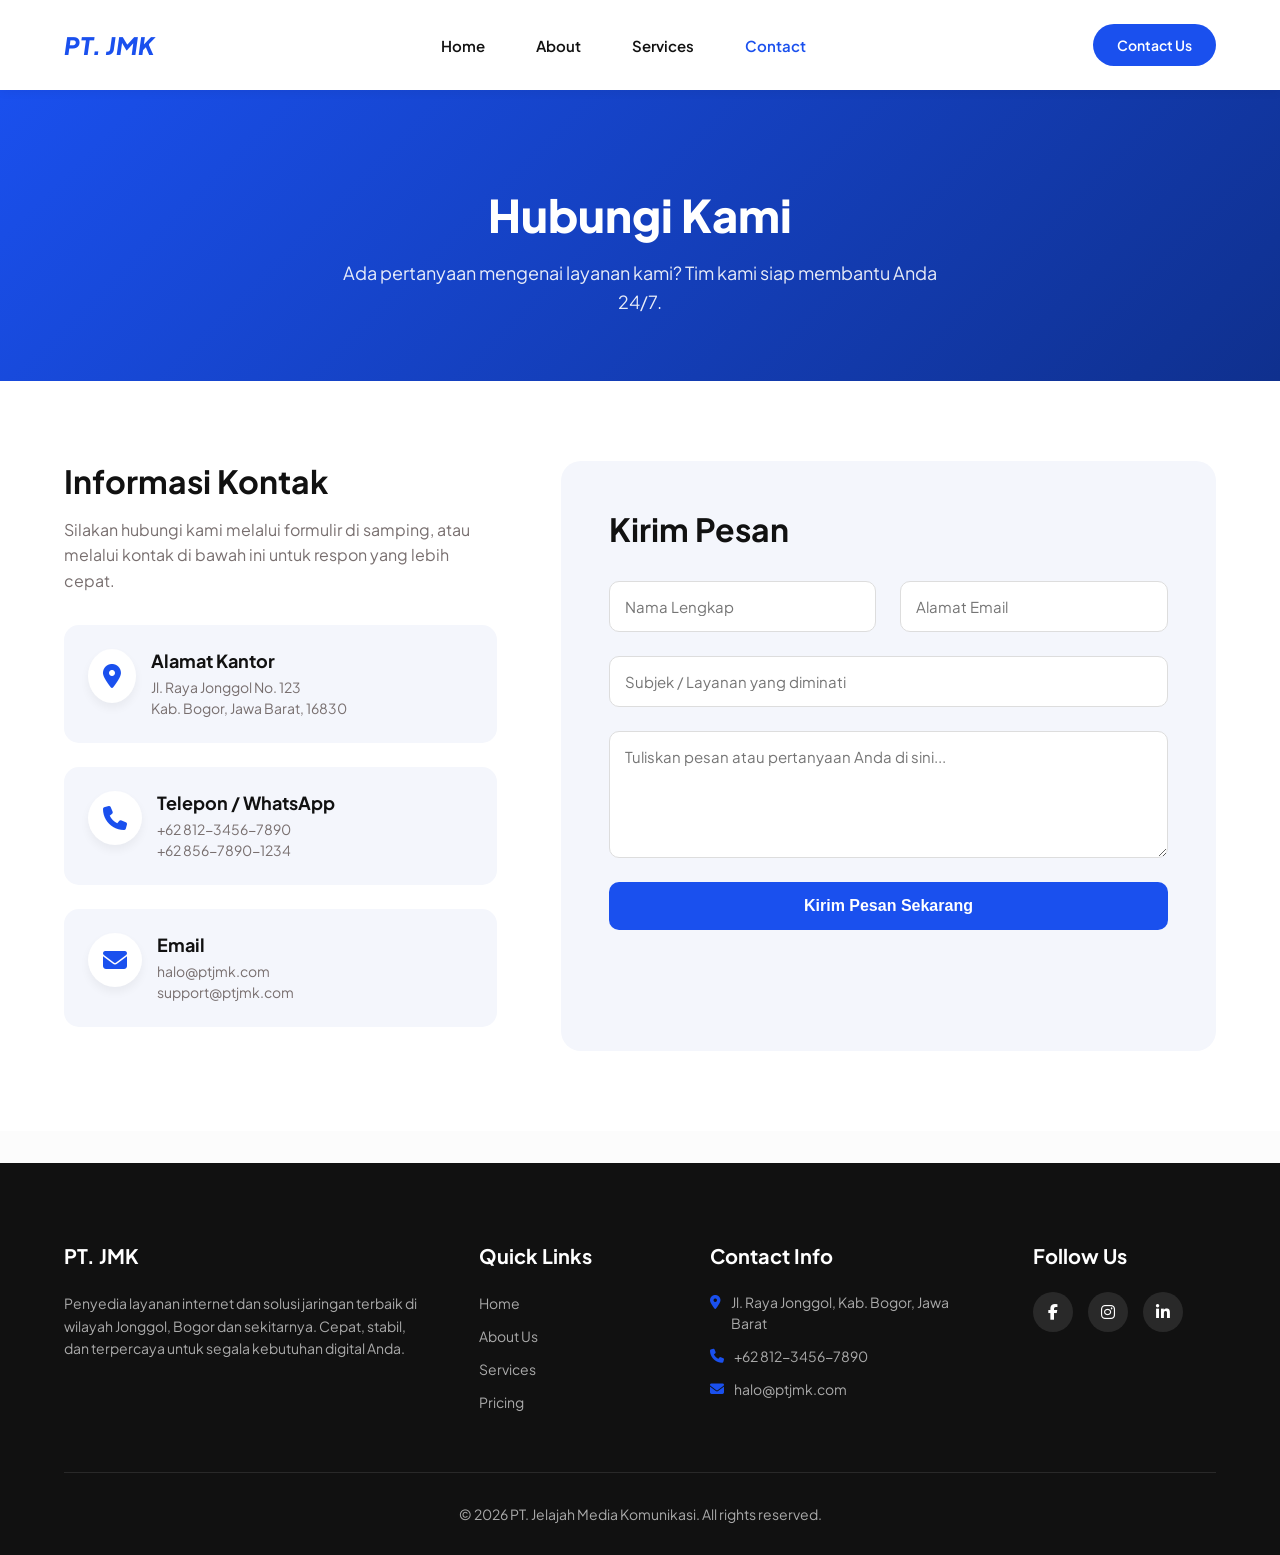
<file: contact.html>
<!DOCTYPE html>
<html lang="id">
<head>
    <meta charset="UTF-8">
    <meta name="viewport" content="width=device-width, initial-scale=1.0">
    <title>Hubungi Kami - PT. JMK</title>
    <link rel="stylesheet" href="style.css">
    <link rel="stylesheet" href="https://cdnjs.cloudflare.com/ajax/libs/font-awesome/6.4.0/css/all.min.css">
    <link rel="preconnect" href="https://fonts.googleapis.com">
    <link rel="preconnect" href="https://fonts.gstatic.com" crossorigin>
    <link href="https://fonts.googleapis.com/css2?family=Plus+Jakarta+Sans:ital,wght@0,300..800;1,300..800&display=swap" rel="stylesheet">
</head>
<body>
    <!-- Navbar -->
    <nav>
        <div class="logo">
            <h1>PT. JMK</h1>
        </div>
        <div class="menu">
            <a href="index.html">Home</a>
            <a href="index.html#about">About</a>
            <a href="services.html">Services</a>
            <a href="contact.html" class="active">Contact</a>
        </div>
        <div class="button-kontak">
            <a href="contact.html">Contact Us</a>
        </div>
    </nav>

    <!-- Page Header -->
    <div class="page-header">
        <h1>Hubungi Kami</h1>
        <p>Ada pertanyaan mengenai layanan kami? Tim kami siap membantu Anda 24/7.</p>
    </div>

    <!-- Contact Section -->
    <section id="contact-page">
        <div class="contact-container">
            <!-- Info Kontak -->
            <div class="contact-info-wrapper">
                <h2>Informasi Kontak</h2>
                <p>Silakan hubungi kami melalui formulir di samping, atau melalui kontak di bawah ini untuk respon yang lebih cepat.</p>
                
                <div class="info-box">
                    <i class="fa-solid fa-location-dot"></i>
                    <div>
                        <h4>Alamat Kantor</h4>
                        <p>Jl. Raya Jonggol No. 123<br>Kab. Bogor, Jawa Barat, 16830</p>
                    </div>
                </div>
                
                <div class="info-box">
                    <i class="fa-solid fa-phone"></i>
                    <div>
                        <h4>Telepon / WhatsApp</h4>
                        <p>+62 812-3456-7890<br>+62 856-7890-1234</p>
                    </div>
                </div>
                
                <div class="info-box">
                    <i class="fa-solid fa-envelope"></i>
                    <div>
                        <h4>Email</h4>
                        <p>halo@ptjmk.com<br>support@ptjmk.com</p>
                    </div>
                </div>
            </div>

            <!-- Formulir Kontak -->
            <div class="contact-form-wrapper">
                <h2>Kirim Pesan</h2>
                <form action="#" method="POST">
                    <div class="input-group">
                        <input type="text" placeholder="Nama Lengkap" required>
                        <input type="email" placeholder="Alamat Email" required>
                    </div>
                    <input type="text" placeholder="Subjek / Layanan yang diminati" required>
                    <textarea rows="5" placeholder="Tuliskan pesan atau pertanyaan Anda di sini..." required></textarea>
                    <button type="submit" class="btn-submit">Kirim Pesan Sekarang</button>
                </form>
            </div>
        </div>
    </section>

    <!-- Footer Baru -->
    <footer class="footer">
        <div class="footer-container">
            <div class="footer-col">
                <h3>PT. JMK</h3>
                <p>Penyedia layanan internet dan solusi jaringan terbaik di wilayah Jonggol, Bogor dan sekitarnya. Cepat, stabil, dan terpercaya untuk segala kebutuhan digital Anda.</p>
            </div>
            <div class="footer-col">
                <h3>Quick Links</h3>
                <ul>
                    <li><a href="index.html">Home</a></li>
                    <li><a href="index.html#about">About Us</a></li>
                    <li><a href="services.html">Services</a></li>
                    <li><a href="index.html#pricing">Pricing</a></li>
                </ul>
            </div>
            <div class="footer-col">
                <h3>Contact Info</h3>
                <ul class="contact-list">
                    <li><i class="fa-solid fa-location-dot"></i> Jl. Raya Jonggol, Kab. Bogor, Jawa Barat</li>
                    <li><i class="fa-solid fa-phone"></i> +62 812-3456-7890</li>
                    <li><i class="fa-solid fa-envelope"></i> halo@ptjmk.com</li>
                </ul>
            </div>
            <div class="footer-col">
                <h3>Follow Us</h3>
                <div class="social-links">
                    <a href="#"><i class="fa-brands fa-facebook-f"></i></a>
                    <a href="#"><i class="fa-brands fa-instagram"></i></a>
                    <a href="#"><i class="fa-brands fa-linkedin-in"></i></a>
                </div>
            </div>
        </div>
        <div class="footer-bottom">
            <p>&copy; 2026 PT. Jelajah Media Komunikasi. All rights reserved.</p>
        </div>
    </footer>
</body>
</html>
</file>
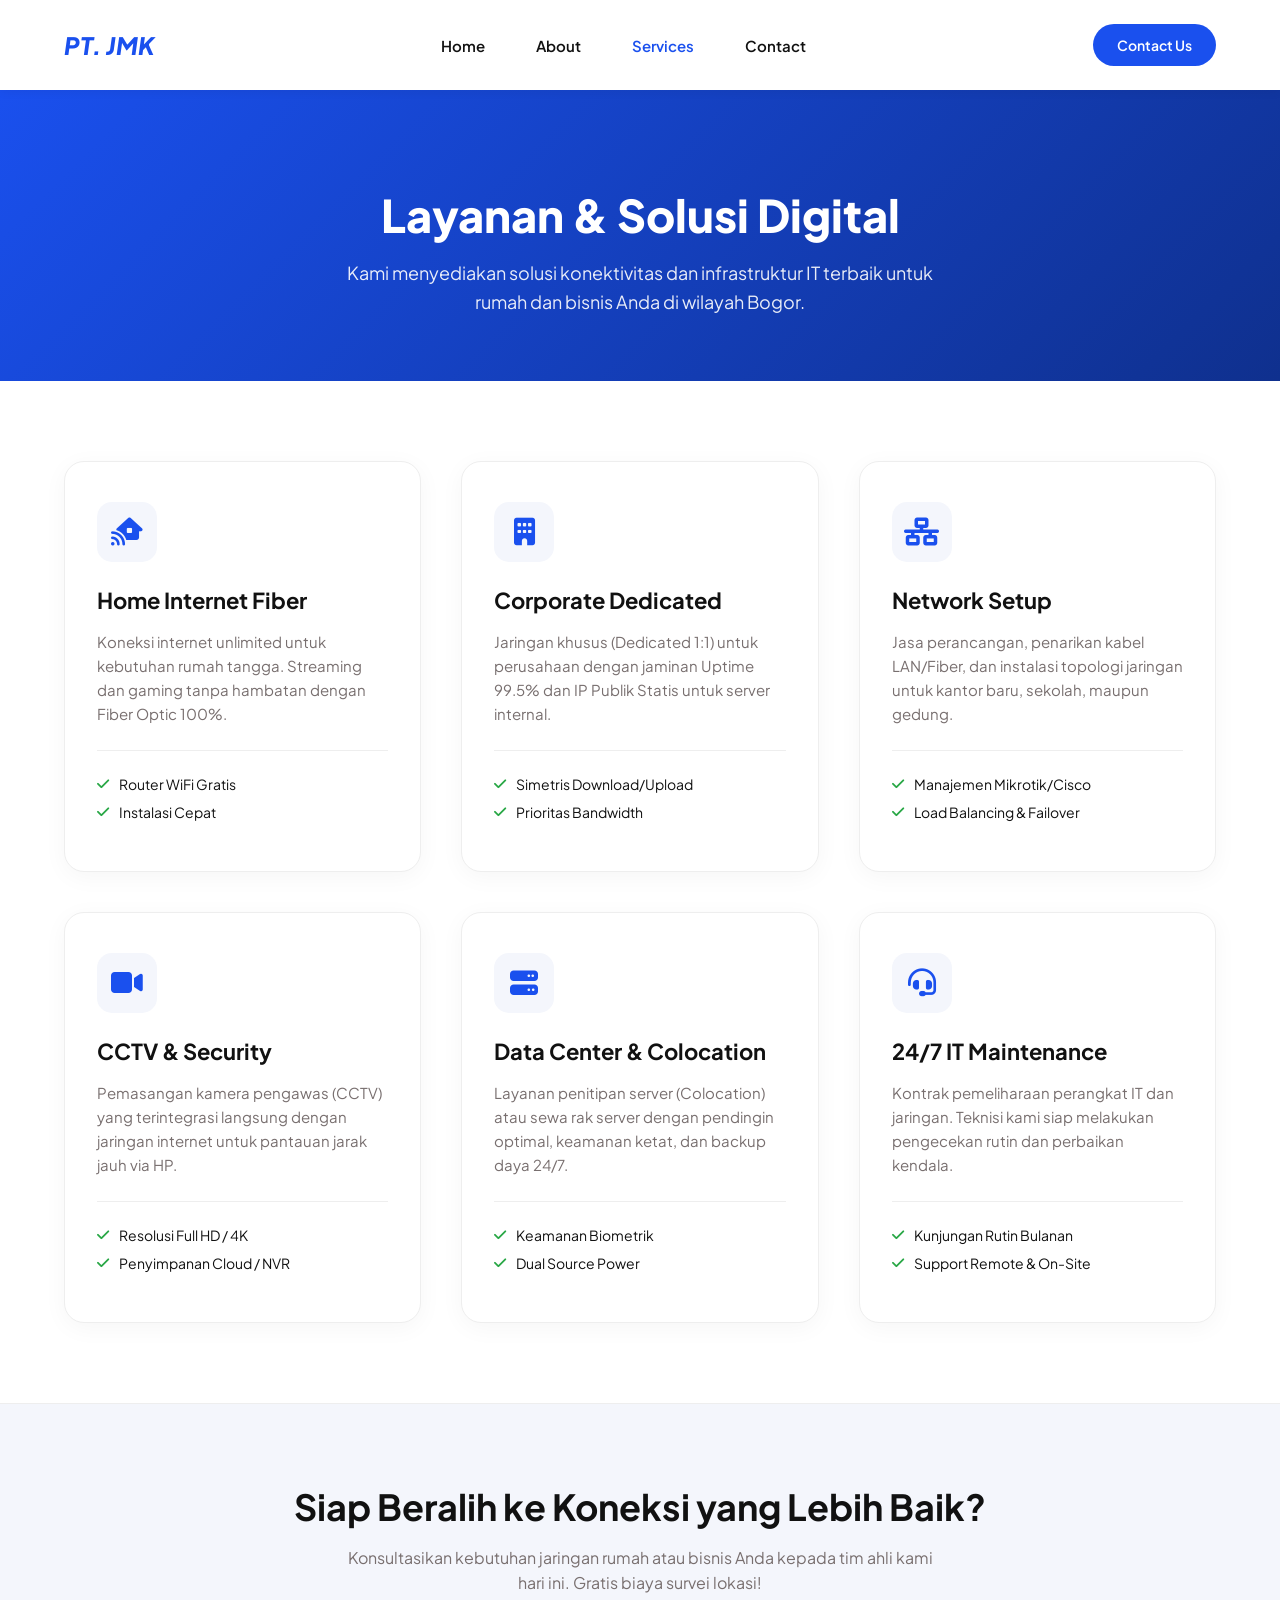
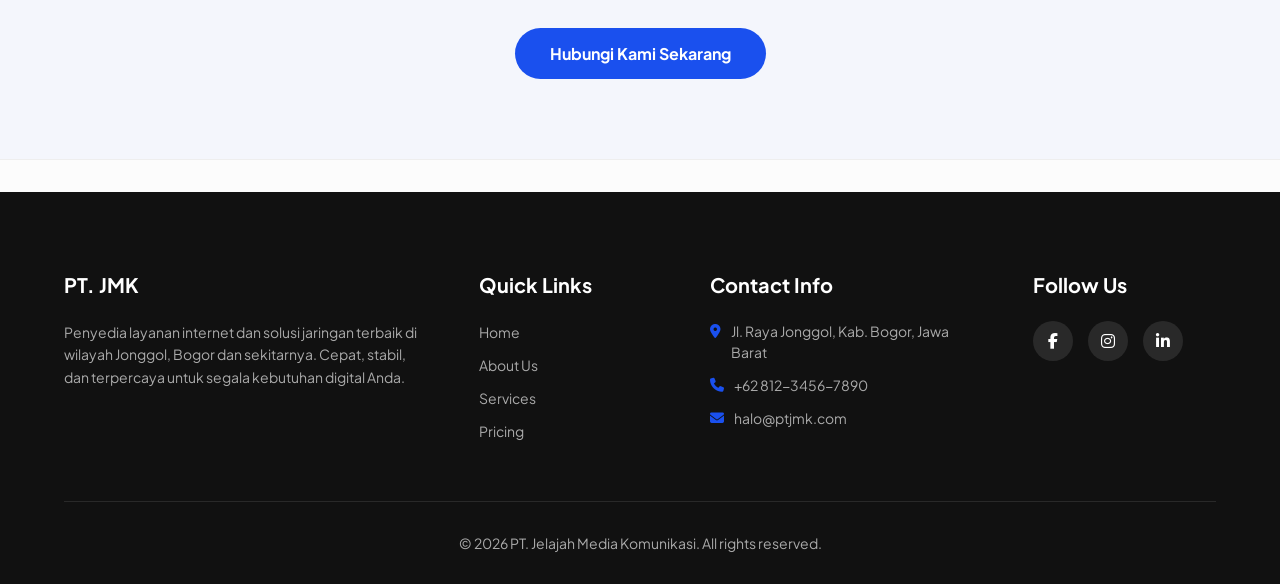
<file: services.html>
<!DOCTYPE html>
<html lang="id">
<head>
    <meta charset="UTF-8">
    <meta name="viewport" content="width=device-width, initial-scale=1.0">
    <title>Layanan Kami - PT. JMK</title>
    <link rel="stylesheet" href="style.css">
    <link rel="stylesheet" href="https://cdnjs.cloudflare.com/ajax/libs/font-awesome/6.4.0/css/all.min.css">
    <link rel="preconnect" href="https://fonts.googleapis.com">
    <link rel="preconnect" href="https://fonts.gstatic.com" crossorigin>
    <link href="https://fonts.googleapis.com/css2?family=Plus+Jakarta+Sans:ital,wght@0,300..800;1,300..800&display=swap" rel="stylesheet">
</head>
<body>
    <!-- Navbar -->
    <nav>
        <div class="logo">
            <h1>PT. JMK</h1>
        </div>
        <div class="menu">
            <a href="index.html">Home</a>
            <a href="index.html#about">About</a>
            <a href="services.html" class="active">Services</a>
            <a href="contact.html">Contact</a>
        </div>
        <div class="button-kontak">
            <a href="contact.html">Contact Us</a>
        </div>
    </nav>

    <!-- Page Header -->
    <div class="page-header">
        <h1>Layanan & Solusi Digital</h1>
        <p>Kami menyediakan solusi konektivitas dan infrastruktur IT terbaik untuk rumah dan bisnis Anda di wilayah Bogor.</p>
    </div>

    <!-- All Services Section -->
    <section id="all-services">
        <div class="services-detail-grid">
            <div class="service-card-detail">
                <div class="icon-wrapper"><i class="fa-solid fa-house-signal"></i></div>
                <h3>Home Internet Fiber</h3>
                <p>Koneksi internet unlimited untuk kebutuhan rumah tangga. Streaming dan gaming tanpa hambatan dengan Fiber Optic 100%.</p>
                <ul class="service-features">
                    <li><i class="fa-solid fa-check"></i> Router WiFi Gratis</li>
                    <li><i class="fa-solid fa-check"></i> Instalasi Cepat</li>
                </ul>
            </div>
            <div class="service-card-detail">
                <div class="icon-wrapper"><i class="fa-solid fa-building"></i></div>
                <h3>Corporate Dedicated</h3>
                <p>Jaringan khusus (Dedicated 1:1) untuk perusahaan dengan jaminan Uptime 99.5% dan IP Publik Statis untuk server internal.</p>
                <ul class="service-features">
                    <li><i class="fa-solid fa-check"></i> Simetris Download/Upload</li>
                    <li><i class="fa-solid fa-check"></i> Prioritas Bandwidth</li>
                </ul>
            </div>
            <div class="service-card-detail">
                <div class="icon-wrapper"><i class="fa-solid fa-network-wired"></i></div>
                <h3>Network Setup</h3>
                <p>Jasa perancangan, penarikan kabel LAN/Fiber, dan instalasi topologi jaringan untuk kantor baru, sekolah, maupun gedung.</p>
                <ul class="service-features">
                    <li><i class="fa-solid fa-check"></i> Manajemen Mikrotik/Cisco</li>
                    <li><i class="fa-solid fa-check"></i> Load Balancing & Failover</li>
                </ul>
            </div>
            <div class="service-card-detail">
                <div class="icon-wrapper"><i class="fa-solid fa-video"></i></div>
                <h3>CCTV & Security</h3>
                <p>Pemasangan kamera pengawas (CCTV) yang terintegrasi langsung dengan jaringan internet untuk pantauan jarak jauh via HP.</p>
                <ul class="service-features">
                    <li><i class="fa-solid fa-check"></i> Resolusi Full HD / 4K</li>
                    <li><i class="fa-solid fa-check"></i> Penyimpanan Cloud / NVR</li>
                </ul>
            </div>
            <div class="service-card-detail">
                <div class="icon-wrapper"><i class="fa-solid fa-server"></i></div>
                <h3>Data Center & Colocation</h3>
                <p>Layanan penitipan server (Colocation) atau sewa rak server dengan pendingin optimal, keamanan ketat, dan backup daya 24/7.</p>
                <ul class="service-features">
                    <li><i class="fa-solid fa-check"></i> Keamanan Biometrik</li>
                    <li><i class="fa-solid fa-check"></i> Dual Source Power</li>
                </ul>
            </div>
            <div class="service-card-detail">
                <div class="icon-wrapper"><i class="fa-solid fa-headset"></i></div>
                <h3>24/7 IT Maintenance</h3>
                <p>Kontrak pemeliharaan perangkat IT dan jaringan. Teknisi kami siap melakukan pengecekan rutin dan perbaikan kendala.</p>
                <ul class="service-features">
                    <li><i class="fa-solid fa-check"></i> Kunjungan Rutin Bulanan</li>
                    <li><i class="fa-solid fa-check"></i> Support Remote & On-Site</li>
                </ul>
            </div>
        </div>
    </section>

    <!-- Call to Action -->
    <section class="cta-section">
        <h2>Siap Beralih ke Koneksi yang Lebih Baik?</h2>
        <p>Konsultasikan kebutuhan jaringan rumah atau bisnis Anda kepada tim ahli kami hari ini. Gratis biaya survei lokasi!</p>
        <a href="contact.html" class="btn-cta">Hubungi Kami Sekarang</a>
    </section>

    <!-- Footer Baru -->
    <footer class="footer">
        <div class="footer-container">
            <div class="footer-col">
                <h3>PT. JMK</h3>
                <p>Penyedia layanan internet dan solusi jaringan terbaik di wilayah Jonggol, Bogor dan sekitarnya. Cepat, stabil, dan terpercaya untuk segala kebutuhan digital Anda.</p>
            </div>
            <div class="footer-col">
                <h3>Quick Links</h3>
                <ul>
                    <li><a href="index.html">Home</a></li>
                    <li><a href="index.html#about">About Us</a></li>
                    <li><a href="services.html">Services</a></li>
                    <li><a href="index.html#pricing">Pricing</a></li>
                </ul>
            </div>
            <div class="footer-col">
                <h3>Contact Info</h3>
                <ul class="contact-list">
                    <li><i class="fa-solid fa-location-dot"></i> Jl. Raya Jonggol, Kab. Bogor, Jawa Barat</li>
                    <li><i class="fa-solid fa-phone"></i> +62 812-3456-7890</li>
                    <li><i class="fa-solid fa-envelope"></i> halo@ptjmk.com</li>
                </ul>
            </div>
            <div class="footer-col">
                <h3>Follow Us</h3>
                <div class="social-links">
                    <a href="#"><i class="fa-brands fa-facebook-f"></i></a>
                    <a href="#"><i class="fa-brands fa-instagram"></i></a>
                    <a href="#"><i class="fa-brands fa-linkedin-in"></i></a>
                </div>
            </div>
        </div>
        <div class="footer-bottom">
            <p>&copy; 2026 PT. Jelajah Media Komunikasi. All rights reserved.</p>
        </div>
    </footer>
</body>
</html>
</file>
<file: style.css>
/* =========================================
   GLOBAL CSS & VARIABLES
   ========================================= */
   * {
    box-sizing: border-box;
    margin: 0;
    padding: 0;
}

:root {
    --primary-color: #1a50ee;
    --primary-hover: #123bb5;
    --text-dark: #111;
    --text-gray: #786f6f;
    --bg-light: #f4f6fc;
}

body {
    font-family: "Plus Jakarta Sans", sans-serif;
    color: #333;
    background-color: #fcfcfc;
    overflow-x: hidden;
}

html { scroll-behavior: smooth; }
.text-center { text-align: center; }
.mt-3 { margin-top: 2rem; }

/* =========================================
   NAVBAR
   ========================================= */
nav {
    display: flex;
    justify-content: space-between;
    align-items: center;
    padding: 1.5rem 5%;
    background-color: #fff;
    box-shadow: 0 2px 10px rgba(0,0,0,0.05);
    position: sticky;
    top: 0;
    z-index: 1000;
}

.logo h1 {
    color: var(--primary-color);
    font-weight: 800;
    font-size: 24px;
    font-style: italic;
}

.menu a {
    text-decoration: none;
    color: var(--text-dark);
    margin: 0 1.5rem;
    font-weight: 600;
    font-size: 15px;
    transition: 0.3s ease;
}

.menu a:hover, .menu a.active {
    color: var(--primary-color);
}

.button-kontak a {
    text-decoration: none;
    padding: 12px 24px;
    background: var(--primary-color);
    color: white;
    border-radius: 30px;
    font-weight: 600;
    font-size: 14px;
    transition: 0.3s;
    display: inline-block;
}

.button-kontak a:hover {
    background: var(--primary-hover);
    transform: translateY(-3px);
    box-shadow: 0 4px 10px rgba(26, 80, 238, 0.3);
}

/* =========================================
   HERO SECTION
   ========================================= */
#hero {
    display: flex;
    align-items: center;
    justify-content: space-between;
    padding: 4rem 5%;
    min-height: 80vh;
    background-color: #fff;
}

.hero-kiri { width: 50%; }

.halo p {
    color: var(--text-gray);
    font-size: 16px;
    font-weight: 600;
    display: flex;
    align-items: center;
    gap: 8px;
    margin-bottom: 10px;
}

.halo p span { color: var(--primary-color); font-weight: 800; letter-spacing: -3px; }

.hero-kiri h1 {
    font-size: 55px;
    line-height: 1.2;
    margin-bottom: 1.5rem;
    color: var(--text-dark);
    font-weight: 800;
}

.hero-kiri h1 span { color: var(--primary-color); }
.hero-kiri p { color: var(--text-gray); font-size: 16px; line-height: 1.6; margin-bottom: 2rem; max-width: 90%; }

.tombol { display: flex; align-items: center; gap: 1rem; margin-bottom: 2rem; }
.tombol a { padding: 14px 28px; text-decoration: none; border-radius: 30px; font-weight: 600; transition: 0.3s; display: inline-block; }

.button .about-btn { background: var(--primary-color); color: white; border: 2px solid var(--primary-color); }
.button .about-btn:hover { background: var(--primary-hover); border-color: var(--primary-hover); transform: translateY(-3px); box-shadow: 0 5px 15px rgba(26, 80, 238, 0.3); }

.button1 .contact-btn { border: 2px solid #e1dede; color: var(--text-dark); background-color: transparent; }
.button1 .contact-btn:hover { border-color: var(--text-dark); transform: translateY(-3px); }

.social-section p { color: var(--text-gray); font-size: 14px; font-weight: 600; margin-bottom: 10px; }
.social-icons { display: flex; gap: 15px; }
.social-icons a {
    width: 45px; height: 45px; background-color: var(--bg-light); color: var(--text-dark);
    border-radius: 50%; display: flex; justify-content: center; align-items: center;
    text-decoration: none; font-size: 18px; transition: 0.3s ease;
}
.social-icons a:hover { background-color: var(--primary-color); color: #ffffff; transform: translateY(-5px); }

.hero-kanan { width: 45%; display: flex; justify-content: center; }
.hero-kanan img { width: 100%; max-width: 500px; border-radius: 20px; box-shadow: 0 20px 40px rgba(0,0,0,0.1); }

/* =========================================
   SCROLLING MARQUEE
   ========================================= */
#scrolling { background-color: var(--text-dark); padding: 20px 0; overflow: hidden; }
.scroll-content { display: flex; width: max-content; animation: infiniteScroll 20s linear infinite; }
.item { font-size: 24px; font-weight: 700; color: white; margin: 0 40px; white-space: nowrap; }

@keyframes infiniteScroll {
    0% { transform: translateX(0); }
    100% { transform: translateX(-50%); }
}

/* =========================================
   ABOUT SECTION (UPDATED)
   ========================================= */
#about {
    display: flex;
    align-items: center;
    justify-content: space-between;
    padding: 6rem 5%;
    background-color: var(--bg-light);
}

.about-kiri { width: 45%; position: relative; }
.about-kanan { width: 50%; }

.about-image-wrapper { position: relative; display: inline-block; }
.about-image-wrapper img {
    width: 100%; max-width: 450px; border-radius: 20px; box-shadow: 0 10px 30px rgba(0,0,0,0.1);
}

.experience-badge {
    position: absolute;
    bottom: -20px; right: -20px;
    background: var(--primary-color);
    color: white; padding: 20px;
    border-radius: 15px; text-align: center;
    box-shadow: 0 10px 20px rgba(26, 80, 238, 0.3);
}
.experience-badge h3 { font-size: 30px; margin-bottom: 5px; }
.experience-badge p { font-size: 12px; font-weight: 600; margin: 0; }

.about-kanan h1 { font-size: 45px; line-height: 1.2; margin-bottom: 1.5rem; }
.about-kanan h1 span { color: var(--primary-color); }
.about-kanan p { color: var(--text-gray); line-height: 1.8; margin-bottom: 1.5rem; }

.about-features {
    display: flex; flex-direction: column; gap: 15px; margin-bottom: 20px;
}
.feature { display: flex; align-items: center; gap: 10px; }
.feature i { color: var(--primary-color); font-size: 20px; }
.feature span { font-weight: 600; color: var(--text-dark); }

/* =========================================
   PRICING SECTION
   ========================================= */
#pricing { padding: 6rem 5%; background-color: #fff; }
#pricing h2.text-center { font-size: 40px; margin-bottom: 3rem; }

.pricing-grid {
    display: grid; grid-template-columns: repeat(4, 1fr); gap: 20px;
}

.pricing-card {
    background: var(--bg-light); padding: 2.5rem 1.5rem; border-radius: 20px;
    text-align: center; box-shadow: 0 5px 20px rgba(0,0,0,0.05);
    position: relative; transition: 0.3s;
}

.pricing-card:hover { transform: translateY(-10px); box-shadow: 0 15px 40px rgba(0,0,0,0.1); }
.pricing-card h3 { color: var(--text-gray); font-size: 18px; margin-bottom: 10px; }
.pricing-card h2 { font-size: 45px; color: var(--primary-color); margin-bottom: 10px; }
.pricing-card h2 span { font-size: 20px; color: var(--text-dark); }
.pricing-card .price { font-size: 20px; font-weight: 700; margin-bottom: 2rem; }
.pricing-card .price span { font-size: 14px; font-weight: 400; color: var(--text-gray); }

.pricing-card ul { list-style: none; text-align: left; margin-bottom: 2.5rem; }
.pricing-card ul li { margin-bottom: 12px; color: var(--text-dark); font-size: 14px; }
.pricing-card ul li i { color: var(--primary-color); margin-right: 10px; }

.btn-buy {
    display: block; padding: 12px; background: transparent; border: 2px solid var(--primary-color);
    color: var(--primary-color); text-decoration: none; border-radius: 30px; font-weight: 600; transition: 0.3s;
}

.pricing-card:hover .btn-buy, .btn-buy:hover, .pricing-card.popular .btn-buy {
    background: var(--primary-color); color: white;
}

.pricing-card.popular { border: 2px solid var(--primary-color); transform: scale(1.05); background: white; }
.pricing-card.popular:hover { transform: scale(1.05) translateY(-10px); }

.badge {
    position: absolute; top: -15px; left: 50%; transform: translateX(-50%);
    background: var(--primary-color); color: white; padding: 6px 15px;
    border-radius: 20px; font-size: 12px; font-weight: 700;
}

/* =========================================
   SERVICES PAGE STYLES
   ========================================= */
.page-header {
    background: linear-gradient(135deg, var(--primary-color), #0f308e);
    color: white; padding: 6rem 5% 4rem; text-align: center;
}
.page-header h1 { font-size: 45px; margin-bottom: 1rem; font-weight: 800; }
.page-header p { font-size: 18px; max-width: 600px; margin: 0 auto; opacity: 0.9; line-height: 1.6; }

#all-services { padding: 5rem 5%; background-color: #fff; }
.services-detail-grid { display: grid; grid-template-columns: repeat(3, 1fr); gap: 2.5rem; }

.service-card-detail {
    background: white; padding: 2.5rem 2rem; border-radius: 20px;
    box-shadow: 0 5px 25px rgba(0,0,0,0.04); border: 1px solid #eee; transition: 0.3s;
}
.service-card-detail:hover {
    transform: translateY(-10px); box-shadow: 0 15px 40px rgba(0,0,0,0.08); border-color: var(--primary-color);
}
.icon-wrapper {
    width: 60px; height: 60px; background-color: var(--bg-light); border-radius: 15px;
    display: flex; justify-content: center; align-items: center; margin-bottom: 1.5rem;
}
.icon-wrapper i { font-size: 28px; color: var(--primary-color); }
.service-card-detail h3 { font-size: 22px; color: var(--text-dark); margin-bottom: 1rem; }
.service-card-detail p { color: var(--text-gray); line-height: 1.6; margin-bottom: 1.5rem; font-size: 15px; }

.service-features { list-style: none; border-top: 1px solid #eee; padding-top: 1.5rem; }
.service-features li { font-size: 14px; color: var(--text-dark); margin-bottom: 10px; display: flex; align-items: center; }
.service-features li i { color: #28a745; margin-right: 10px; }

.cta-section {
    background-color: var(--bg-light); padding: 5rem 5%; text-align: center;
    border-top: 1px solid #eee; border-bottom: 1px solid #eee;
}
.cta-section h2 { font-size: 36px; color: var(--text-dark); margin-bottom: 1rem; }
.cta-section p { color: var(--text-gray); font-size: 16px; max-width: 600px; margin: 0 auto 2rem; line-height: 1.6; }
.btn-cta {
    padding: 15px 35px; background: var(--primary-color); color: white;
    text-decoration: none; border-radius: 30px; font-weight: 700; font-size: 16px;
    transition: 0.3s; display: inline-block;
}
.btn-cta:hover { background: var(--primary-hover); transform: translateY(-3px); box-shadow: 0 10px 20px rgba(26, 80, 238, 0.3); }

/* =========================================
   CONTACT PAGE STYLES (NEW)
   ========================================= */
#contact-page { padding: 5rem 5%; background-color: #fff; }
.contact-container {
    display: flex; justify-content: space-between; gap: 4rem; max-width: 1200px; margin: 0 auto;
}
.contact-info-wrapper { width: 40%; }
.contact-info-wrapper h2 { font-size: 32px; margin-bottom: 1rem; color: var(--text-dark); }
.contact-info-wrapper > p { color: var(--text-gray); line-height: 1.6; margin-bottom: 2rem; }

.info-box {
    display: flex; align-items: flex-start; gap: 15px; margin-bottom: 1.5rem;
    padding: 1.5rem; background: var(--bg-light); border-radius: 15px;
}
.info-box i {
    font-size: 24px; color: var(--primary-color); background: white;
    padding: 15px; border-radius: 50%; box-shadow: 0 5px 10px rgba(0,0,0,0.05);
}
.info-box h4 { font-size: 18px; margin-bottom: 5px; color: var(--text-dark); }
.info-box p { font-size: 14px; color: var(--text-gray); line-height: 1.5; }

.contact-form-wrapper {
    width: 60%; background: var(--bg-light); padding: 3rem; border-radius: 20px;
}
.contact-form-wrapper h2 { font-size: 32px; margin-bottom: 2rem; color: var(--text-dark); }

.contact-form-wrapper form { display: flex; flex-direction: column; gap: 1.5rem; }
.input-group { display: flex; gap: 1.5rem; }
.input-group input { width: 50%; }

.contact-form-wrapper input, .contact-form-wrapper textarea {
    width: 100%; padding: 15px; border: 1px solid #ddd; border-radius: 10px;
    font-family: inherit; font-size: 15px; outline: none; transition: 0.3s;
}
.contact-form-wrapper input:focus, .contact-form-wrapper textarea:focus {
    border-color: var(--primary-color); box-shadow: 0 0 0 3px rgba(26, 80, 238, 0.1);
}

.btn-submit {
    padding: 15px; background: var(--primary-color); color: white; border: none;
    border-radius: 10px; font-weight: 700; font-size: 16px; cursor: pointer; transition: 0.3s;
}
.btn-submit:hover { background: var(--primary-hover); transform: translateY(-3px); }

/* =========================================
   FOOTER (NEW)
   ========================================= */
.footer { background: var(--text-dark); color: #fff; padding: 5rem 5% 2rem; margin-top: 2rem; }
.footer-container {
    display: grid; grid-template-columns: 2fr 1fr 1.5fr 1fr; gap: 3rem; margin-bottom: 3rem;
}
.footer-col h3 { font-size: 20px; margin-bottom: 1.5rem; color: #fff; }
.footer-col p { color: #aaa; line-height: 1.6; font-size: 14px; }
.footer-col ul { list-style: none; }
.footer-col ul li { margin-bottom: 12px; }
.footer-col ul li a {
    color: #aaa; text-decoration: none; font-size: 14px; transition: 0.3s;
}
.footer-col ul li a:hover { color: var(--primary-color); padding-left: 5px; }

.contact-list li { display: flex; align-items: flex-start; gap: 10px; color: #aaa; font-size: 14px; line-height: 1.5; }
.contact-list li i { color: var(--primary-color); margin-top: 3px; }

.footer-col .social-links { display: flex; gap: 15px; }
.footer-col .social-links a {
    width: 40px; height: 40px; background: rgba(255,255,255,0.1); color: #fff;
    display: flex; justify-content: center; align-items: center; border-radius: 50%;
    text-decoration: none; transition: 0.3s;
}
.footer-col .social-links a:hover { background: var(--primary-color); transform: translateY(-3px); }

.footer-bottom { text-align: center; padding-top: 2rem; border-top: 1px solid rgba(255,255,255,0.1); }
.footer-bottom p { color: #aaa; font-size: 14px; }

/* =========================================
   RESPONSIVE DESIGN (MOBILE & TABLET)
   ========================================= */
@media (max-width: 992px) {
    .pricing-grid { grid-template-columns: repeat(2, 1fr); gap: 30px; }
    .services-detail-grid { grid-template-columns: repeat(2, 1fr); }
    .contact-container { flex-direction: column; }
    .contact-info-wrapper, .contact-form-wrapper { width: 100%; }
    .footer-container { grid-template-columns: repeat(2, 1fr); }
}

@media (max-width: 768px) {
    #hero, #about { flex-direction: column; text-align: center; padding: 4rem 5%; }
    .hero-kiri, .hero-kanan, .about-kiri, .about-kanan { width: 100%; }
    .hero-kiri h1 { font-size: 40px; }
    .hero-kanan { margin-top: 3rem; }
    
    .about-kiri { margin-bottom: 4rem; }
    .experience-badge { right: 50%; transform: translateX(50%); bottom: -30px; }
    .about-features { align-items: center; text-align: left; }
    
    .halo, .tombol, .social-icons { justify-content: center; }
    .menu { display: none; } /* Hamburger menu diperlukan untuk navigasi mobile yang lebih baik */
    .pricing-grid, .services-detail-grid, .footer-container { grid-template-columns: 1fr; }
    .input-group { flex-direction: column; gap: 1.5rem; }
    .input-group input { width: 100%; }
    .page-header h1 { font-size: 32px; }
}
</file>
